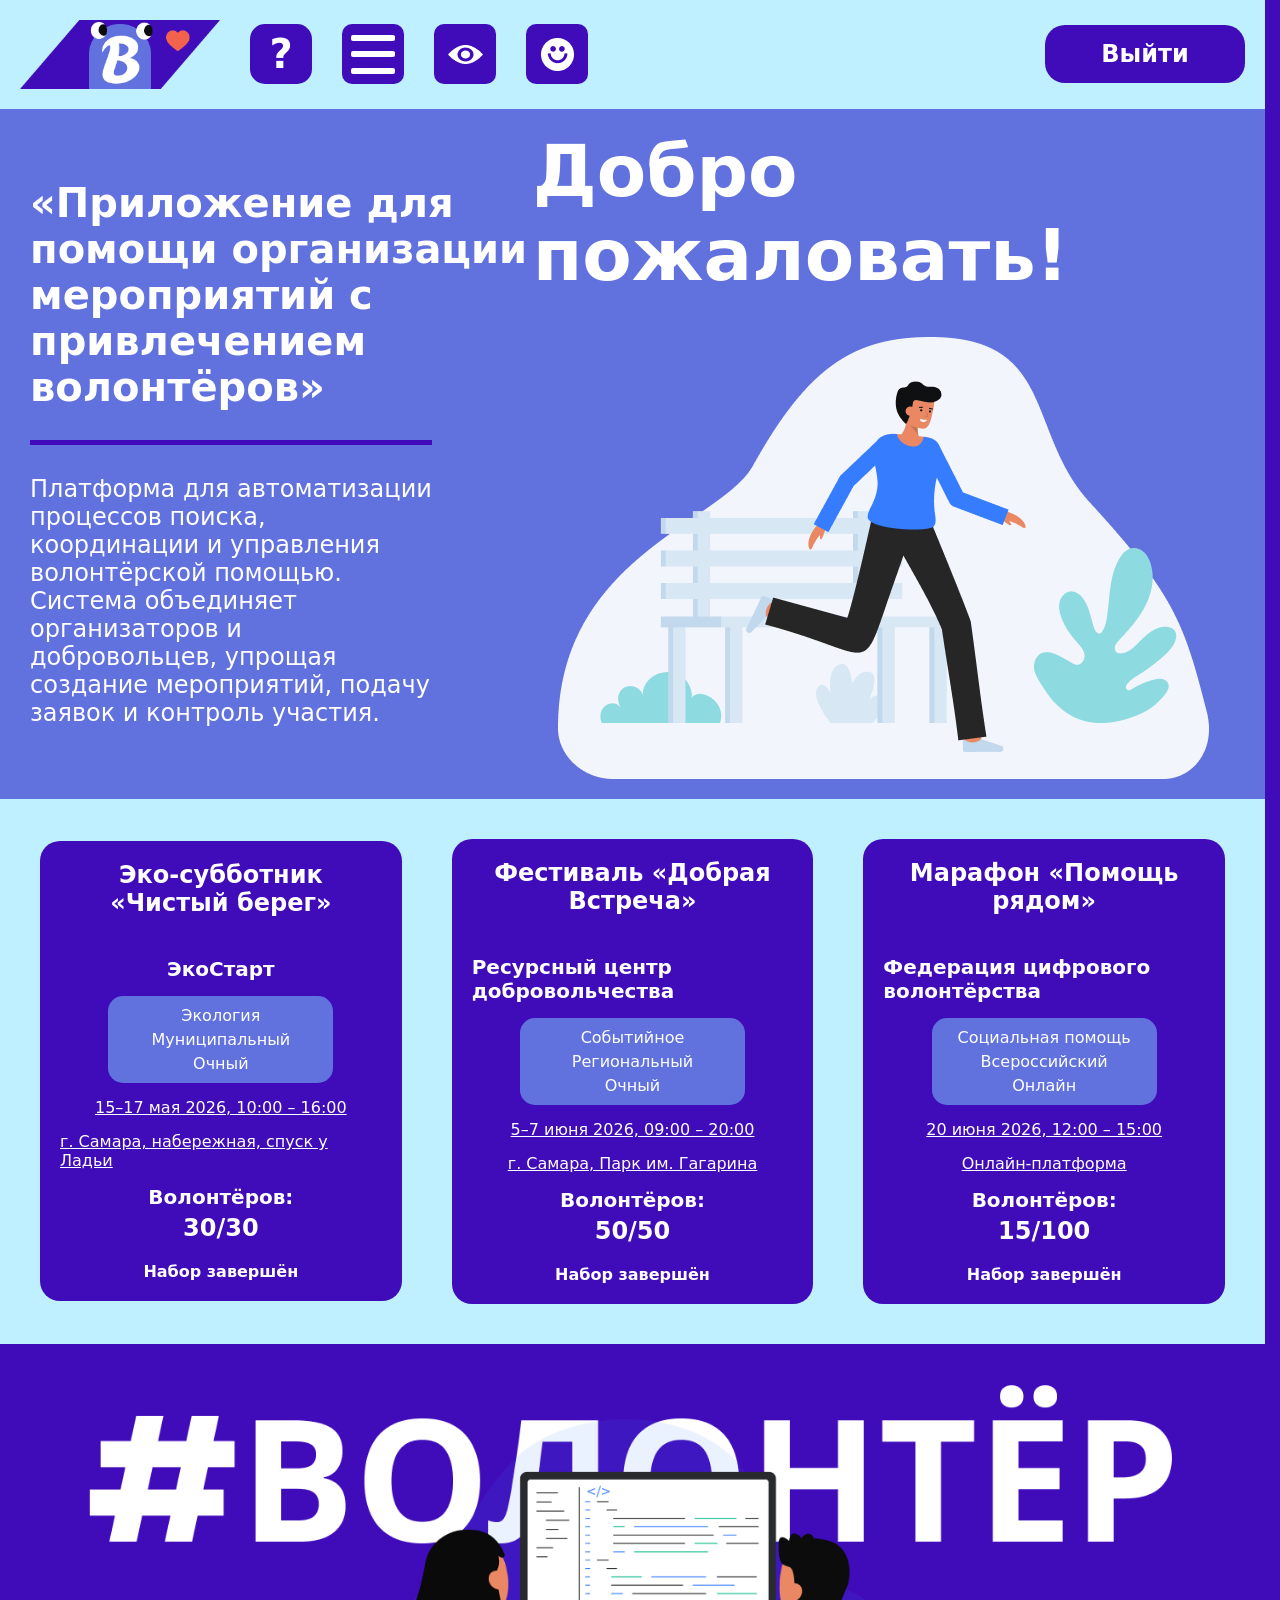
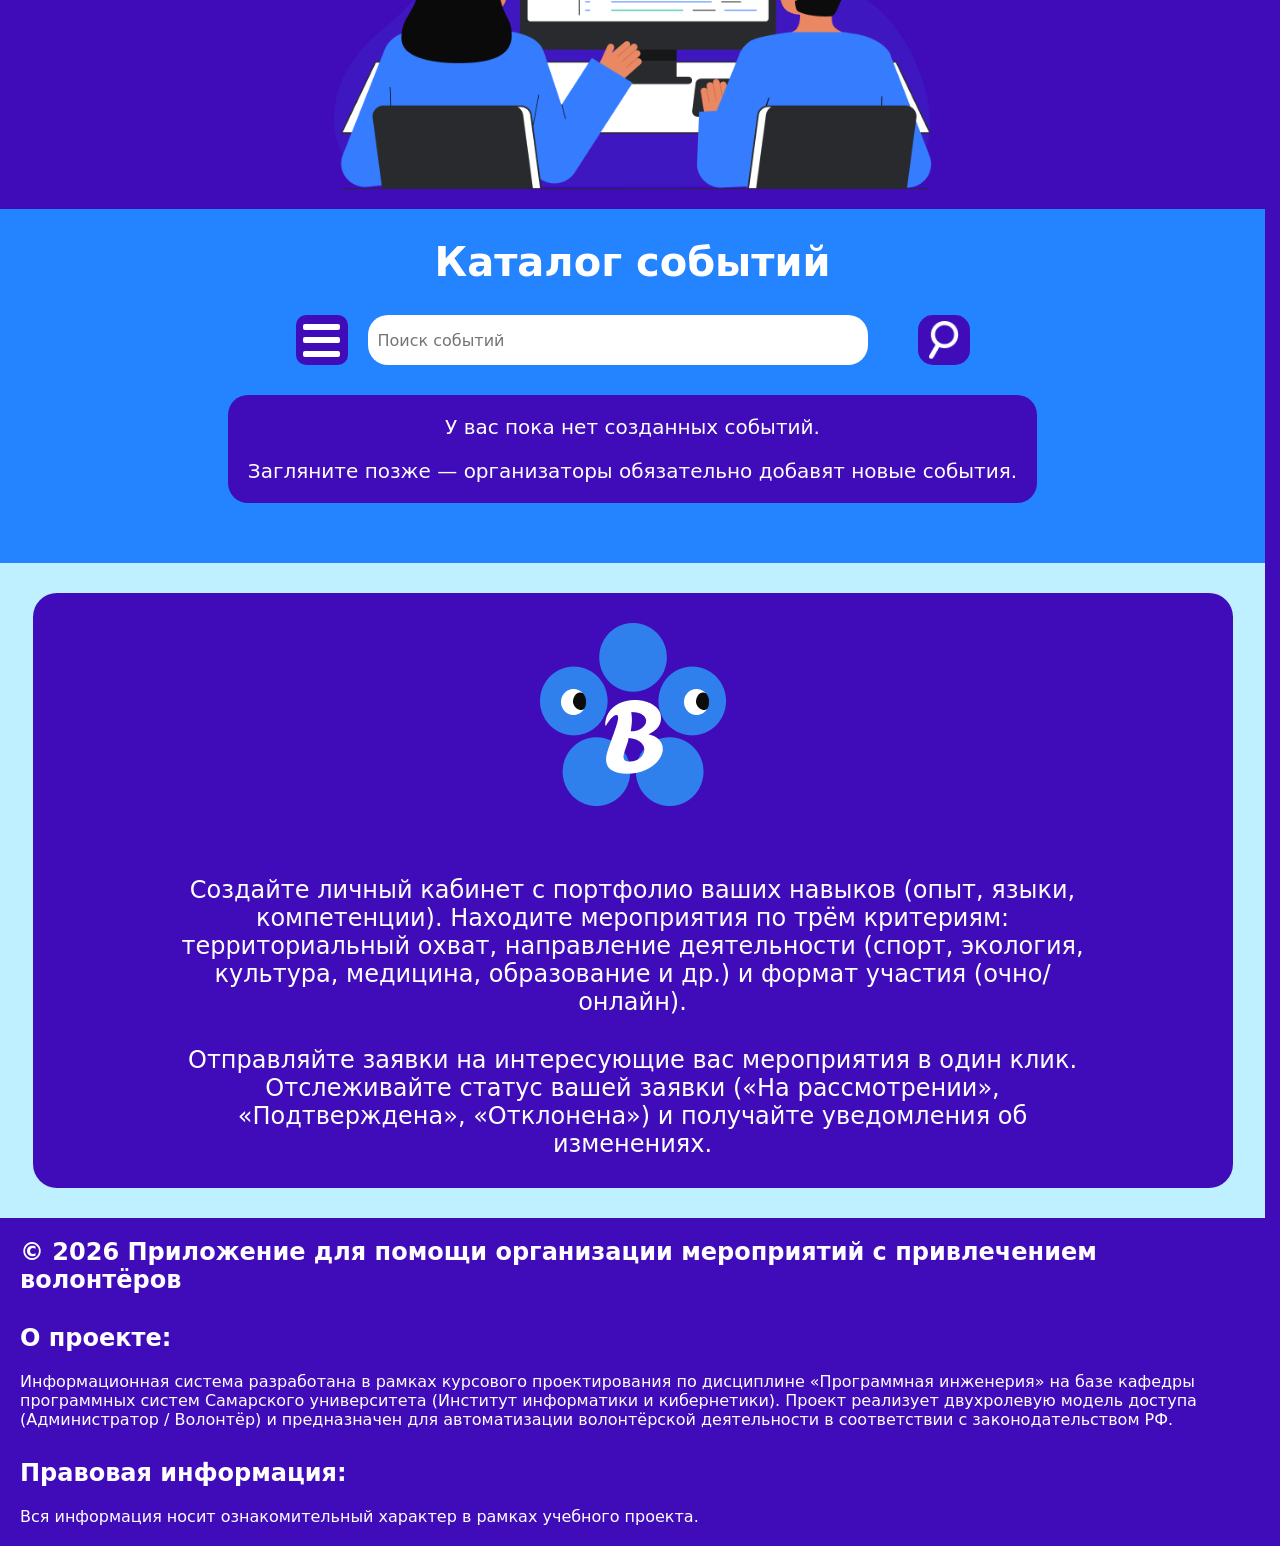
<file: src/main/resources/static/old/Home page (Volunteer)/index.html>
<!DOCTYPE html>
<html lang="ru" dir="ltr">

<head>
    <meta charset="UTF-8" />
    <meta name="viewport" content="width=device-width, initial-scale=1.0" />
    <title>Волонтёрство — Волонтёр</title>
    <meta name="description" content="Главная страница системы для авторизованных волонтёров." />
    <link href="./styles/index.css" rel="stylesheet" />
    <link rel="icon" type="image/png" href="./public/favicon/favicon-96x96.png" sizes="96x96" />
    <link rel="icon" type="image/svg+xml" href="./public/favicon/favicon.svg" />
    <link rel="shortcut icon" href="./public/favicon/favicon.ico" />
    <link rel="apple-touch-icon" sizes="180x180" href="./public/favicon/apple-touch-icon.png" />
    <meta name="apple-mobile-web-app-title" content="Volunteer" />
</head>

<body>
    <!-- Шапка сайта -->
    <header class="header">
        <div class="header__container container">

            <!-- Заголовок страницы -->
            <h1 class="header__headline headline visually-hidden">Волонтёрство — Волонтёр</h1>

            <div class="header__content-group">
                <!-- Логотип -->
                <div class="header__logo logo">
                    <img src="./public/images/logo.png" alt="Volunteering" width="200" height="50" />
                </div>

                <!-- Кнопка справочной информации -->
                <a href="#" id="sistemButton" class="header__sistem-button button">?</a>

                <!-- Кнопка вызова меню (бургер) -->
                <div class="header__button-place">
                    <button id="menuButton" class="menu-button button">
                        <span class="menu-button__line"></span>
                        <span class="menu-button__line"></span>
                        <span class="menu-button__line"></span>
                    </button>
                </div>

                <!-- Кнопка уведомлений -->
                <button id="notificationsButton" class="header__notifications-button button">
                    <img src="./public/images/Eye.png" alt="The eye looking forward." class="header__notifications-icon"
                        width="35" height="20">
                </button>

                <!-- Кнопка редактирования профиля -->
                <a href="#" id="profileButton" class="header__profile-button button">
                    <img src="./public/images/Smile.png" alt="Smiley." class="header__profile-icon" width="33"
                        height="33">
                </a>
            </div>

            <!-- Кнопка выхода -->
            <a href="#" id="logoutButton" class="header__logout-button button">Выйти</a>


            <!-- Диалоговое окно меню -->
            <div class="menu-dialog" id="menuDialog">
                <div class="menu-dialog__container">

                    <!-- Шапка меню: заголовок + кнопка закрытия -->
                    <div class="menu-dialog__header">
                        <h2 class="menu-dialog__headline headline">Оглавление</h2>
                        <button class="menu-dialog__close-button" type="button">
                            <span class="menu-dialog__close-line"></span>
                            <span class="menu-dialog__close-line"></span>
                        </button>
                    </div>

                    <!-- Навигация с якорными ссылками -->
                    <nav class="menu-dialog__nav">
                        <ul class="menu-dialog__list">
                            <li class="menu-dialog__item">
                                <a href="#" class="menu-dialog__link">Краткое описание проекта</a>
                            </li>
                            <li class="menu-dialog__item">
                                <a href="#" class="menu-dialog__link">Примеры мероприятий</a>
                            </li>
                            <li class="menu-dialog__item">
                                <a href="#" class="menu-dialog__link">Возможности системы</a>
                            </li>
                            <li class="menu-dialog__item">
                                <a href="#" class="menu-dialog__link">Участие в проекте</a>
                            </li>
                            <li class="menu-dialog__item">
                                <a href="#" class="menu-dialog__link">Дополнительная информация</a>
                            </li>
                        </ul>
                    </nav>
                </div>
            </div>
        </div>
    </header>

    <!-- Hero-секция (приветственная) с якорем "Краткое описание проекта" -->
    <section id="about-project" class="hero">
        <div class="hero__container container">
            <div class="hero__content">
                <h2 class="hero__headline headline">«Приложение для помощи организации мероприятий с привлечением
                    волонтёров»</h2>
                <hr class="hero__text-division">
                <p class="hero__text">
                    Платформа для автоматизации процессов поиска, координации и управления волонтёрской помощью. Система
                    объединяет организаторов и добровольцев, упрощая создание мероприятий, подачу заявок и контроль
                    участия.
                </p>
            </div>
            <div class="hero__image">
                <h2 class="hero__decoration-text headline">Добро пожаловать!</h2>
                <img src="./public/images/hero-volunteers.png" alt="Волонтёры помогают людям" class="hero__img"
                    width="651" height="442" />
            </div>
        </div>
    </section>

    <!-- Основное содержание страницы -->
    <main class="main">
        <!-- Секция примеров мероприятий (карточки) с якорем "Примеры мероприятий" -->
        <section id="events-examples" class="cards-examples">
            <div class="cards-examples__container container">
                <div class="cards-examples__card-place">

                    <!-- Карточка мероприятия 1 (Эко-субботник, набор закрыт) -->
                    <div class="event-card event-card--closed">
                        <h3 class="event-card__headline headline">Эко-субботник «Чистый берег»</h3>

                        <p class="event-card__organizer">ЭкоСтарт</p>

                        <div class="event-card__categories">
                            <span class="tag">Экология</span>
                            <span class="tag">Муниципальный</span>
                            <span class="tag">Очный</span>
                        </div>

                        <p class="event-card__datetime">15–17 мая 2026, 10:00 – 16:00</p>

                        <p class="event-card__location">г. Самара, набережная, спуск у Ладьи</p>

                        <div class="event-card__volunteers">
                            <span class="event-card__volunteers-label">Волонтёров:</span>
                            <span class="event-card__volunteers-count">30/30</span>
                        </div>

                        <button class="button event-card__button" disabled>Набор завершён</button>
                    </div>

                    <!-- Карточка мероприятия 2 (Фестиваль, набор закрыт) -->
                    <div class="event-card event-card--closed">
                        <h3 class="event-card__headline headline">Фестиваль «Добрая Встреча»</h3>

                        <p class="event-card__organizer">Ресурсный центр добровольчества</p>

                        <div class="event-card__categories">
                            <span class="tag">Событийное</span>
                            <span class="tag">Региональный</span>
                            <span class="tag">Очный</span>
                        </div>

                        <p class="event-card__datetime">5–7 июня 2026, 09:00 – 20:00</p>

                        <p class="event-card__location">г. Самара, Парк им. Гагарина</p>

                        <div class="event-card__volunteers">
                            <span class="event-card__volunteers-label">Волонтёров:</span>
                            <span class="event-card__volunteers-count">50/50</span>
                        </div>

                        <button class="button event-card__button" disabled>Набор завершён</button>
                    </div>

                    <!-- Карточка мероприятия 3 (Марафон онлайн, набор открыт) -->
                    <div class="event-card event-card--open">
                        <h3 class="event-card__headline headline">Марафон «Помощь рядом»</h3>

                        <p class="event-card__organizer">Федерация цифрового волонтёрства</p>

                        <div class="event-card__categories">
                            <span class="tag">Социальная помощь</span>
                            <span class="tag">Всероссийский</span>
                            <span class="tag">Онлайн</span>
                        </div>

                        <p class="event-card__datetime">20 июня 2026, 12:00 – 15:00</p>

                        <p class="event-card__location">Онлайн-платформа</p>

                        <div class="event-card__volunteers">
                            <span class="event-card__volunteers-label">Волонтёров:</span>
                            <span class="event-card__volunteers-count">15/100</span>
                        </div>

                        <button class="button event-card__button" disabled>Набор завершён</button>
                    </div>

                </div>
            </div>
        </section>

        <!-- Медиа-блок с изображением волонтёров за компьютером -->
        <section class="media-block">
            <div class="media-block__container container">
                <img src="./public/images/volunteers-working.png"
                    alt="Volunteers at work: a girl and a boy study a list of events on a laptop screen."
                    class="media-block__image" width="1440" height="500">
            </div>
        </section>
        <!-- Секция каталога событий -->
        <section id="events-catalog" class="events-catalog">
            <div class="events-catalog__container container">
                <h2 class="events-catalog__headline headline">Каталог событий</h2>

                <!-- Строка поиска и фильтрации -->
                <div class="events-catalog__search-bar">
                    <button class="filter-button">
                        <span class="filter-button__line"></span>
                        <span class="filter-button__line"></span>
                        <span class="filter-button__line"></span>
                    </button>

                    <div class="search-wrapper">
                        <input type="text" id="searchInput" class="search-input" placeholder="Поиск событий">

                        <button class="search-button button">
                            <img src="./public/images/Search.png" alt="The eye looking forward."
                                class="search-button__search-icon" width="30" height="15">
                        </button>
                    </div>
                </div>

                <!-- Контейнер для списка событий (динамически заполняется) -->
                <div id="eventsListContainer" class="events-list">
                    <!-- Сюда будут добавляться карточки событий через JavaScript -->
                    <!-- Сообщение, если событий нет -->
                    <div id="emptyEventsMessage" class="empty-events-message">
                        <p>У вас пока нет созданных событий.</p>

                        <p>Загляните позже — организаторы обязательно добавят новые события.</p>
                    </div>
                </div>

                <!-- Пустой шаблон карточки (скрыт, используется для клонирования) -->
                <template id="eventCardTemplate">
                    <div class="event-item">
                        <div class="event-item__card">
                            <h3 class="event-item__title"></h3>

                            <p class="event-item__organizer"></p>

                            <div class="event-item__categories"></div>

                            <p class="event-item__datetime"></p>

                            <p class="event-item__location"></p>

                            <div class="event-item__volunteers">
                                <span class="event-item__volunteers-count"></span>
                                <span class="event-item__status"></span>
                            </div>
                        </div>
                    </div>
                </template>
            </div>
        </section>

        <!-- Блок описания возможностей системы -->
        <section id="capabilities" class="descr-of-capabilities">
            <div class="descr-of-capabilities__container container">
                <div class="descr-of-capabilities__inner">
                    <img src="./public/images/loading-with-eyes.png" alt="Иллюстрация волонтёрской деятельности"
                        class="descr-of-capabilities__logo logo" width="186" height="183">

                    <p class="descr-of-capabilities__text">Создайте личный кабинет с портфолио ваших навыков (опыт,
                        языки, компетенции). Находите мероприятия по трём критериям: территориальный охват, направление
                        деятельности (спорт, экология, культура, медицина, образование и др.) и формат участия
                        (очно/онлайн).
                    </p>

                    <p class="descr-of-capabilities__text">Отправляйте заявки на интересующие вас мероприятия в один
                        клик. Отслеживайте статус вашей заявки («На рассмотрении», «Подтверждена», «Отклонена») и
                        получайте уведомления об изменениях.</p>
                </div>
            </div>
        </section>
    </main>

    <!-- Подвал сайта с якорем "Дополнительная информация" -->
    <footer id="additional-info" class="footer">
        <div class="footer__container container">
            <h2 class="footer__headline headline">© 2026 Приложение для помощи организации мероприятий с привлечением
                волонтёров</h2>

            <div class="footer__content">
                <h3 class="footer__label">О проекте:</h3>
                <p class="footer__text">Информационная система разработана в рамках курсового проектирования по
                    дисциплине «Программная инженерия» на базе кафедры программных систем Самарского университета
                    (Институт информатики и кибернетики). Проект реализует двухролевую модель доступа (Администратор /
                    Волонтёр) и предназначен для автоматизации волонтёрской деятельности в соответствии с
                    законодательством РФ.</p>
            </div>

            <div class="footer__content">
                <h3 class="footer__label">Правовая информация:</h3>
                <p class="footer__text">Вся информация носит ознакомительный характер в рамках учебного проекта.</p>
            </div>
        </div>
    </footer>

    <script src="./scripts/index.js"></script>
</body>

</html>
</file>
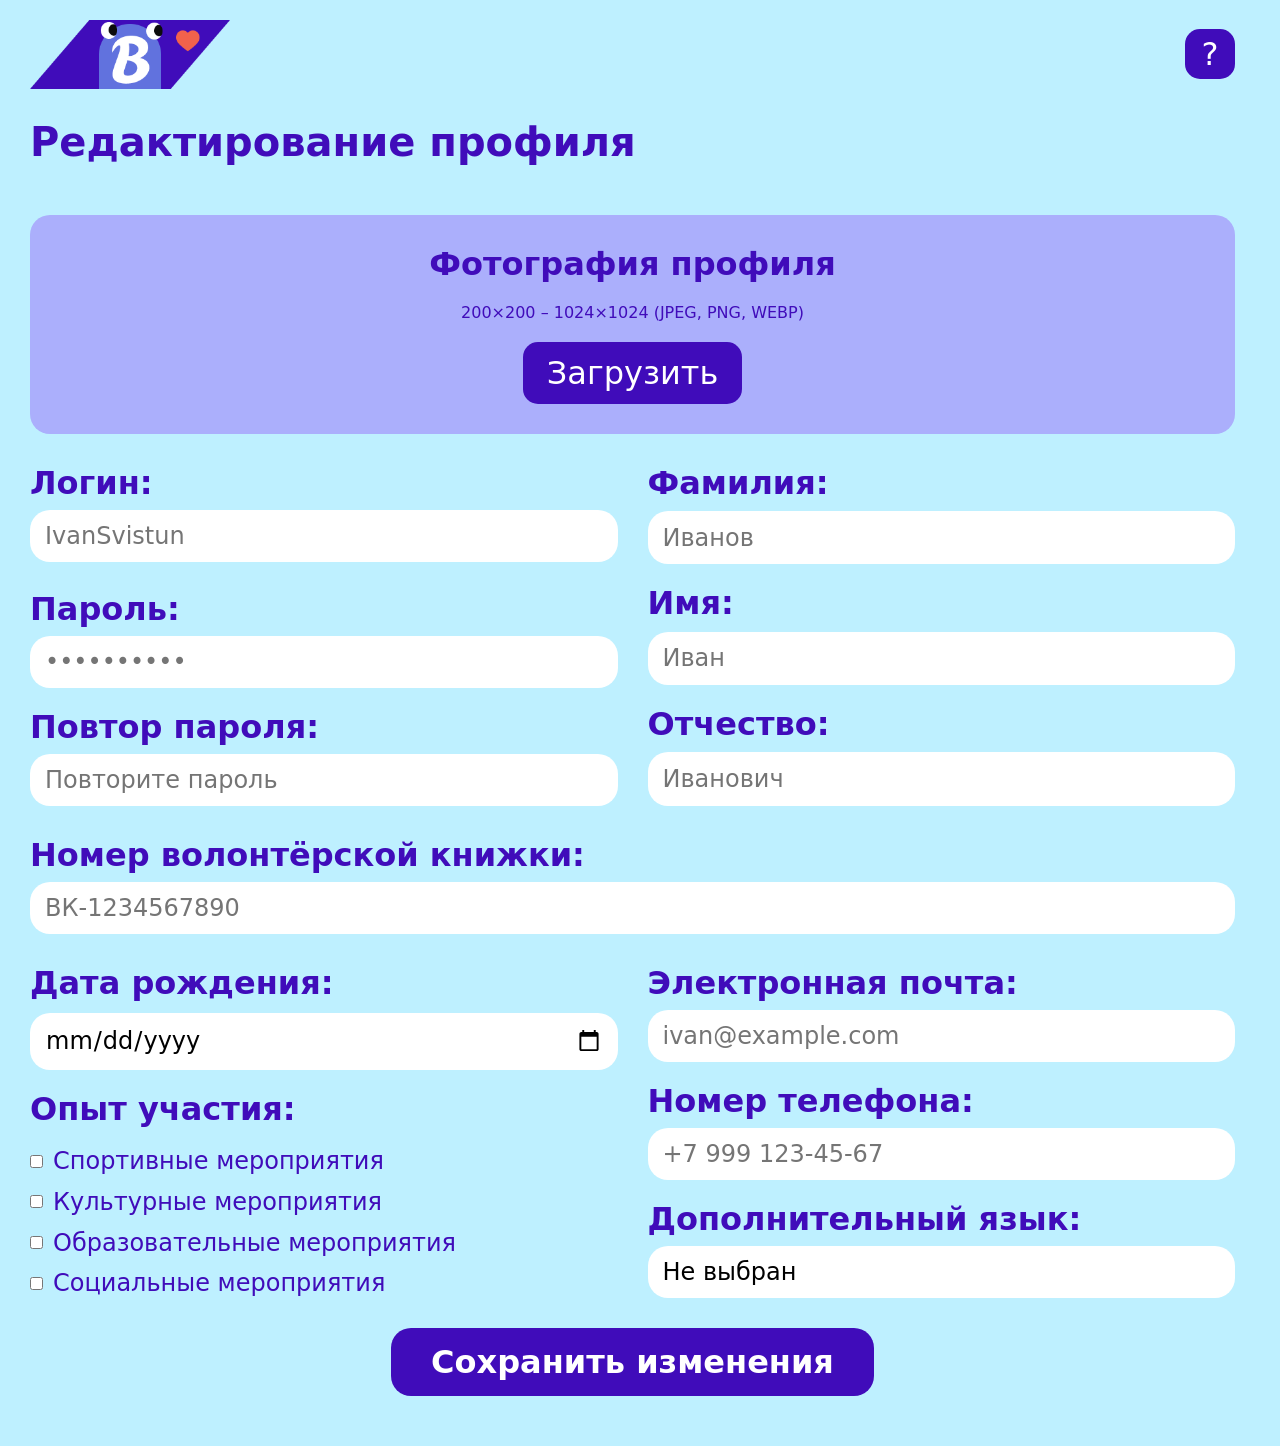
<file: src/main/resources/static/old/Profile editor/index.html>
<!DOCTYPE html>
<html lang="ru" dir="ltr">

<head>
    <meta charset="UTF-8" />
    <meta name="viewport" content="width=device-width, initial-scale=1.0" />
    <title>Редактирование профиля</title>
    <meta name="description" content="На этой странице представлено редактирование профиля волонтёра." />
    <link href="./styles/index.css" rel="stylesheet" />
    <link rel="icon" type="image/png" href="./public/favicon/favicon-96x96.png" sizes="96x96" />
    <link rel="icon" type="image/svg+xml" href="./public/favicon/favicon.svg" />
    <link rel="shortcut icon" href="./public/favicon/favicon.ico" />
    <link rel="apple-touch-icon" sizes="180x180" href="./public/favicon/apple-touch-icon.png" />
    <meta name="apple-mobile-web-app-title" content="EditProfile" />
</head>

<body>
    <section class="profile-layout">
        <div class="profile-layout__container container">

            <!-- Шапка -->
            <div class="profile-card__header">
                <div class="profile-card__logo logo">
                    <img src="./public/images/logo.png" alt="Volunteering" width="200" height="50" />
                </div>
                <a href="#" id="sistemButton" class="profile-card__sistem-button button">?</a>
            </div>

            <!-- Заголовок -->
            <div class="profile-card__body">
                <h1 class="profile-card__headline headline">Редактирование профиля</h1>
            </div>

            <!-- Форма редактирования профиля -->
            <form class="profile-form" action="/profile/edit" method="POST" enctype="multipart/form-data" novalidate>

                <!-- Блок фотографии профиля -->
                <div class="profile-form__photo-block">
                    <div class="profile-form__photo-area">
                        <span class="profile-form__photo-title">Фотография профиля</span>
                        <span class="profile-form__photo-hint">200×200 – 1024×1024 (JPEG, PNG, WEBP)</span>
                    </div>
                    <div class="profile-form__photo-upload">
                        <input type="file" id="avatar" name="avatar" accept="image/jpeg,image/png,image/webp"
                            class="profile-form__photo-input" />
                        <span class="profile-form__photo-button">Загрузить</span>
                    </div>
                </div>

                <!-- Строка 1: Логин, Пароль, Повтор пароля (левая часть) + ФИО (правая часть) -->
                <div class="profile-form__row profile-form__row--first">
                    <!-- Левая часть: Логин, Пароль, Повтор пароля -->
                    <div class="profile-form__column profile-form__column--auth">
                        <div class="profile-form__group profile-form__group--error">
                            <label for="login" class="profile-form__label">Логин:</label>
                            <input type="text" id="login" name="login"
                                class="profile-form__input profile-form__input--error" minlength="3" maxlength="20"
                                required placeholder="IvanSvistun" />
                            <div class="profile-form__error-message"></div>
                        </div>
                        <div class="profile-form__group">
                            <label for="password" class="profile-form__label">Пароль:</label>
                            <input type="password" id="password" name="password" class="profile-form__input"
                                minlength="8" maxlength="25" placeholder="••••••••••" />
                        </div>
                        <div class="profile-form__group">
                            <label for="password_confirm" class="profile-form__label">Повтор пароля:</label>
                            <input type="password" id="password_confirm" name="password_confirm"
                                class="profile-form__input" placeholder="Повторите пароль" />
                        </div>
                    </div>

                    <!-- Правая часть: ФИО -->
                    <div class="profile-form__column profile-form__column--fio">
                        <div class="profile-form__group">
                            <label for="lastname" class="profile-form__label">Фамилия:</label>
                            <input type="text" id="lastname" name="lastname" class="profile-form__input" minlength="2"
                                maxlength="40" placeholder="Иванов" />
                        </div>
                        <div class="profile-form__group">
                            <label for="firstname" class="profile-form__label">Имя:</label>
                            <input type="text" id="firstname" name="firstname" class="profile-form__input" minlength="2"
                                maxlength="40" placeholder="Иван" />
                        </div>
                        <div class="profile-form__group">
                            <label for="patronymic" class="profile-form__label">Отчество:</label>
                            <input type="text" id="patronymic" name="patronymic" class="profile-form__input"
                                minlength="2" maxlength="40" placeholder="Иванович" />
                        </div>
                    </div>
                </div>

                <!-- Строка 2: Номер волонтёрской книжки (на всю ширину) -->
                <div class="profile-form__row profile-form__row--full">
                    <div class="profile-form__group profile-form__group--full">
                        <label for="volunteer_id" class="profile-form__label">Номер волонтёрской книжки:</label>
                        <input type="text" id="volunteer_id" name="volunteer_id" class="profile-form__input"
                            maxlength="20" placeholder="ВК-1234567890" />
                    </div>
                </div>

                <!-- Строка 3: Дата рождения, опыт участия (левая часть) + Почта, телефон, доп язык (правая часть) -->
                <div class="profile-form__row profile-form__row--third">
                    <!-- Левая часть: Дата рождения + Опыт участия -->
                    <div class="profile-form__column profile-form__column--personal">
                        <div class="profile-form__group">
                            <label for="birthdate" class="profile-form__label">Дата рождения:</label>
                            <input type="date" id="birthdate" name="birthdate"
                                class="profile-form__input profile-form__birthdate" />
                        </div>
                        <div class="profile-form__group">
                            <label class="profile-form__label">Опыт участия:</label>
                            <div class="profile-form__checkboxes">
                                <label class="profile-form__checkbox">
                                    <input type="checkbox" name="experience" value="sport" />
                                    <span>Спортивные мероприятия</span>
                                </label>
                                <label class="profile-form__checkbox">
                                    <input type="checkbox" name="experience" value="cultural" />
                                    <span>Культурные мероприятия</span>
                                </label>
                                <label class="profile-form__checkbox">
                                    <input type="checkbox" name="experience" value="educational" />
                                    <span>Образовательные мероприятия</span>
                                </label>
                                <label class="profile-form__checkbox">
                                    <input type="checkbox" name="experience" value="social" />
                                    <span>Социальные мероприятия</span>
                                </label>
                            </div>
                        </div>
                    </div>

                    <!-- Правая часть: Почта, Телефон, Дополнительный язык -->
                    <div class="profile-form__column profile-form__column--contacts">
                        <div class="profile-form__group">
                            <label for="email" class="profile-form__label">Электронная почта:</label>
                            <input type="email" id="email" name="email" class="profile-form__input" minlength="6"
                                maxlength="54" required placeholder="ivan@example.com" />
                        </div>
                        <div class="profile-form__group">
                            <label for="phone" class="profile-form__label">Номер телефона:</label>
                            <input type="tel" id="phone" name="phone" class="profile-form__input" maxlength="11"
                                placeholder="+7 999 123-45-67" />
                        </div>
                        <div class="profile-form__group">
                            <label for="additional_lang" class="profile-form__label">Дополнительный язык:</label>
                            <select id="additional_lang" name="additional_lang" class="profile-form__select">
                                <option value="" selected>Не выбран</option>
                                <option value="english" >Английский</option>
                                <option value="german">Немецкий</option>
                                <option value="french">Французский</option>
                                <option value="spanish">Испанский</option>
                                <option value="chinese">Китайский</option>
                            </select>
                        </div>
                    </div>
                </div>

                <!-- Строка 4: Кнопка сохранения (на всю ширину, по центру) -->
                <div class="profile-form__row profile-form__row--submit">
                    <button type="submit" class="profile-form__submit-button">
                        Сохранить изменения
                    </button>
                </div>

            </form>
        </div>
    </section>
    
    <script src=""></script>
</body>

</html>
</file>
<file: src/main/resources/static/old/Home page (Volunteer)/styles/index.css>
@import url("./variables/fonts.css");
@import url("./variables/colors.css");
@import url("./variables/null.css");
@import url("./variables/transition.css");

@import url("./sections/header.css");
@import url("./sections/menu-dialog.css");
@import url("./sections/hero.css");
@import url("./sections/cards-examples.css");
@import url("./sections/media-block.css");
@import url("./sections/events-catalog.css");
@import url("./sections/descr-of-capabilities.css");
@import url("./sections/footer.css");

/* Базовые стили шрифта с использованием переменных */
body {
  font-family: var(--font-family-primary);
  font-size: var(--font-size-base);
  font-weight: var(--font-weight-normal);
  line-height: var(--line-height-normal);
  color: var(--color-white);
  background-color: var(--color-galactic-highway);
}
</file>
<file: src/main/resources/static/old/Profile editor/styles/index.css>
@import url("./variables/fonts.css");
@import url("./variables/colors.css");
@import url("./variables/null.css");
@import url("./variables/transition.css");

@import url("./sections/profile-layout.css");

/* Базовые стили шрифта с использованием переменных */
body {
  font-family: var(--font-family-primary);
  font-size: var(--font-size-base);
  font-weight: var(--font-weight-normal);
  line-height: var(--line-height-normal);
  color: var(--color-galactic-highway);
  background-color: var(--color-ice-effect);
}
</file>
